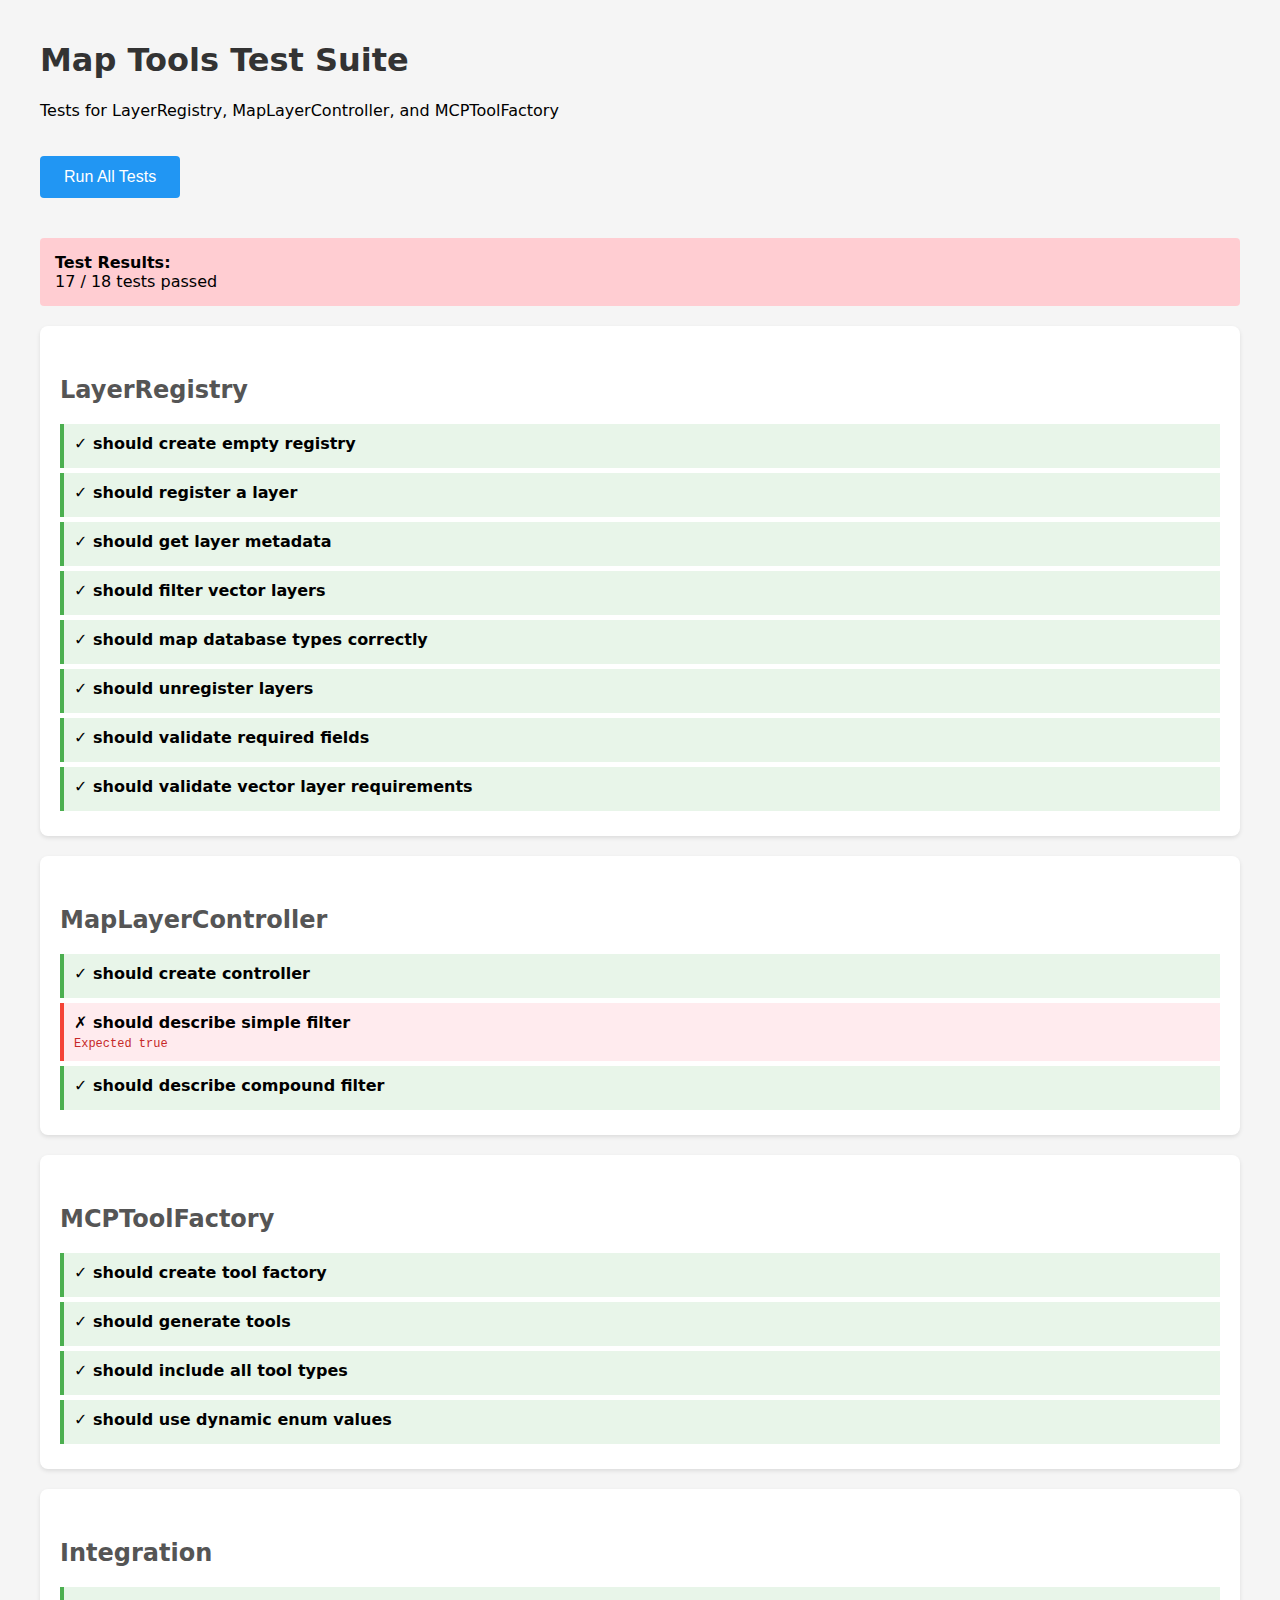
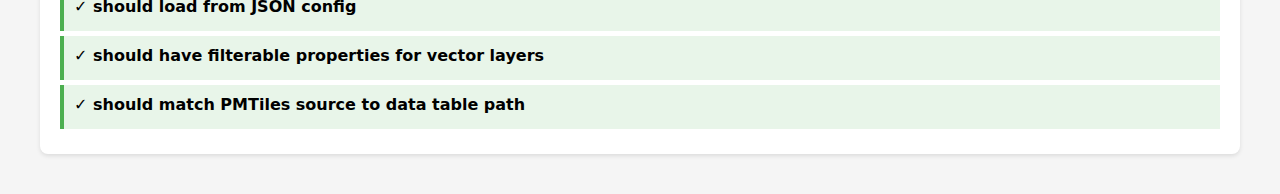
<file: app/tests/index.html>
<!DOCTYPE html>
<html lang="en">

<head>
    <meta charset="UTF-8">
    <meta name="viewport" content="width=device-width, initial-scale=1.0">
    <title>Map Tools Tests</title>
    <style>
        body {
            font-family: system-ui, -apple-system, sans-serif;
            max-width: 1200px;
            margin: 0 auto;
            padding: 20px;
            background: #f5f5f5;
        }

        h1 {
            color: #333;
        }

        h2 {
            color: #555;
            margin-top: 30px;
        }

        .test-suite {
            background: white;
            padding: 20px;
            margin: 20px 0;
            border-radius: 8px;
            box-shadow: 0 2px 4px rgba(0, 0, 0, 0.1);
        }

        .test {
            padding: 10px;
            margin: 5px 0;
            border-left: 4px solid #ddd;
            background: #f9f9f9;
        }

        .test.pass {
            border-left-color: #4caf50;
            background: #e8f5e9;
        }

        .test.fail {
            border-left-color: #f44336;
            background: #ffebee;
        }

        .test-name {
            font-weight: bold;
            margin-bottom: 5px;
        }

        .test-result {
            font-size: 14px;
            color: #666;
        }

        .test-error {
            color: #c62828;
            margin-top: 5px;
            font-family: monospace;
            font-size: 12px;
        }

        .summary {
            background: #e3f2fd;
            padding: 15px;
            border-radius: 4px;
            margin: 20px 0;
        }

        .summary.fail {
            background: #ffcdd2;
        }

        #run-tests {
            background: #2196f3;
            color: white;
            border: none;
            padding: 12px 24px;
            font-size: 16px;
            border-radius: 4px;
            cursor: pointer;
            margin: 20px 0;
        }

        #run-tests:hover {
            background: #1976d2;
        }

        #run-tests:disabled {
            background: #ccc;
            cursor: not-allowed;
        }
    </style>
</head>

<body>
    <h1>Map Tools Test Suite</h1>
    <p>Tests for LayerRegistry, MapLayerController, and MCPToolFactory</p>

    <button id="run-tests">Run All Tests</button>

    <div id="test-results"></div>

    <script type="module">
        import { LayerRegistry } from '../layer-registry.js';
        import { MapLayerController } from '../map-layer-controller.js';
        import { MCPToolFactory } from '../mcp-tool-factory.js';

        class TestRunner {
            constructor() {
                this.results = [];
                this.currentSuite = null;
            }

            suite(name, fn) {
                this.currentSuite = {
                    name,
                    tests: []
                };
                fn();
                this.results.push(this.currentSuite);
                this.currentSuite = null;
            }

            test(name, fn) {
                const test = {
                    name,
                    passed: false,
                    error: null
                };

                try {
                    fn();
                    test.passed = true;
                } catch (error) {
                    test.error = error.message;
                }

                this.currentSuite.tests.push(test);
            }

            assertEqual(actual, expected, message = '') {
                if (actual !== expected) {
                    throw new Error(`${message}\nExpected: ${expected}\nActual: ${actual}`);
                }
            }

            assertTrue(value, message = 'Expected true') {
                if (!value) {
                    throw new Error(message);
                }
            }

            assertFalse(value, message = 'Expected false') {
                if (value) {
                    throw new Error(message);
                }
            }

            assertThrows(fn, message = 'Expected function to throw') {
                try {
                    fn();
                    throw new Error(message);
                } catch (error) {
                    // Expected
                }
            }

            assertDefined(value, message = 'Expected value to be defined') {
                if (value === undefined || value === null) {
                    throw new Error(message);
                }
            }

            render() {
                const container = document.getElementById('test-results');
                container.innerHTML = '';

                let totalTests = 0;
                let totalPassed = 0;

                this.results.forEach(suite => {
                    const suiteDiv = document.createElement('div');
                    suiteDiv.className = 'test-suite';

                    const suiteTitle = document.createElement('h2');
                    suiteTitle.textContent = suite.name;
                    suiteDiv.appendChild(suiteTitle);

                    suite.tests.forEach(test => {
                        totalTests++;
                        if (test.passed) totalPassed++;

                        const testDiv = document.createElement('div');
                        testDiv.className = `test ${test.passed ? 'pass' : 'fail'}`;

                        const testName = document.createElement('div');
                        testName.className = 'test-name';
                        testName.textContent = `${test.passed ? '✓' : '✗'} ${test.name}`;
                        testDiv.appendChild(testName);

                        if (test.error) {
                            const errorDiv = document.createElement('div');
                            errorDiv.className = 'test-error';
                            errorDiv.textContent = test.error;
                            testDiv.appendChild(errorDiv);
                        }

                        suiteDiv.appendChild(testDiv);
                    });

                    container.appendChild(suiteDiv);
                });

                // Add summary
                const summary = document.createElement('div');
                summary.className = `summary ${totalPassed === totalTests ? 'pass' : 'fail'}`;
                summary.innerHTML = `
                    <strong>Test Results:</strong><br>
                    ${totalPassed} / ${totalTests} tests passed
                    ${totalPassed === totalTests ? ' 🎉' : ''}
                `;
                container.insertBefore(summary, container.firstChild);
            }
        }

        // Run tests
        document.getElementById('run-tests').addEventListener('click', async function () {
            this.disabled = true;
            this.textContent = 'Running tests...';

            const runner = new TestRunner();

            // LayerRegistry Tests
            runner.suite('LayerRegistry', function () {
                runner.test('should create empty registry', () => {
                    const registry = new LayerRegistry();
                    runner.assertEqual(registry.getKeys().length, 0, 'Registry should be empty');
                });

                runner.test('should register a layer', () => {
                    const registry = new LayerRegistry();
                    registry.register('test', {
                        displayName: 'Test Layer',
                        layerIds: ['test-layer'],
                        checkboxId: 'test-checkbox',
                        isVector: false,
                        hasLegend: false
                    });
                    runner.assertTrue(registry.has('test'), 'Layer should exist');
                    runner.assertEqual(registry.getKeys().length, 1, 'Should have 1 layer');
                });

                runner.test('should get layer metadata', () => {
                    const registry = new LayerRegistry();
                    registry.register('test', {
                        displayName: 'Test Layer',
                        layerIds: ['test-layer'],
                        checkboxId: 'test-checkbox',
                        isVector: true,
                        hasLegend: false,
                        sourceLayer: 'test-source'
                    });
                    const layer = registry.get('test');
                    runner.assertEqual(layer.displayName, 'Test Layer');
                    runner.assertTrue(layer.isVector);
                });

                runner.test('should filter vector layers', () => {
                    const registry = new LayerRegistry();
                    registry.register('raster1', {
                        displayName: 'Raster',
                        layerIds: ['r1'],
                        checkboxId: 'r1-check',
                        isVector: false,
                        hasLegend: false
                    });
                    registry.register('vector1', {
                        displayName: 'Vector',
                        layerIds: ['v1'],
                        checkboxId: 'v1-check',
                        isVector: true,
                        hasLegend: false,
                        sourceLayer: 'v1-source'
                    });
                    const vectorKeys = registry.getVectorKeys();
                    runner.assertEqual(vectorKeys.length, 1);
                    runner.assertEqual(vectorKeys[0], 'vector1');
                });

                runner.test('should map database types correctly', () => {
                    const registry = new LayerRegistry();
                    runner.assertEqual(registry.mapDbTypeToJsonType('INTEGER'), 'number');
                    runner.assertEqual(registry.mapDbTypeToJsonType('VARCHAR'), 'string');
                    runner.assertEqual(registry.mapDbTypeToJsonType('BOOLEAN'), 'boolean');
                    runner.assertEqual(registry.mapDbTypeToJsonType('DOUBLE'), 'number');
                });

                runner.test('should unregister layers', () => {
                    const registry = new LayerRegistry();
                    registry.register('test', {
                        displayName: 'Test',
                        layerIds: ['test'],
                        checkboxId: 'test-check',
                        isVector: false,
                        hasLegend: false
                    });
                    runner.assertTrue(registry.has('test'));
                    registry.unregister('test');
                    runner.assertFalse(registry.has('test'));
                });

                runner.test('should validate required fields', () => {
                    const registry = new LayerRegistry();
                    runner.assertThrows(() => {
                        registry.register('invalid', {
                            // Missing displayName
                            layerIds: ['test'],
                            checkboxId: 'test-check',
                            isVector: false,
                            hasLegend: false
                        });
                    }, 'Should throw for missing displayName');
                });

                runner.test('should validate vector layer requirements', () => {
                    const registry = new LayerRegistry();
                    runner.assertThrows(() => {
                        registry.register('invalid-vector', {
                            displayName: 'Invalid Vector',
                            layerIds: ['test'],
                            checkboxId: 'test-check',
                            isVector: true,
                            hasLegend: false
                            // Missing sourceLayer
                        });
                    }, 'Should throw for vector layer without sourceLayer');
                });
            });

            // MapLayerController Tests (with mock map)
            runner.suite('MapLayerController', function () {
                // Create mock map
                const createMockMap = () => ({
                    layers: {},
                    getLayer: function (id) {
                        return this.layers[id];
                    },
                    setLayoutProperty: function (id, prop, value) {
                        if (!this.layers[id]) this.layers[id] = {};
                        if (!this.layers[id].layout) this.layers[id].layout = {};
                        this.layers[id].layout[prop] = value;
                    },
                    setFilter: function (id, filter) {
                        if (!this.layers[id]) this.layers[id] = {};
                        this.layers[id].filter = filter;
                    },
                    setPaintProperty: function (id, prop, value) {
                        if (!this.layers[id]) this.layers[id] = {};
                        if (!this.layers[id].paint) this.layers[id].paint = {};
                        this.layers[id].paint[prop] = value;
                    },
                    getPaintProperty: function (id, prop) {
                        return this.layers[id]?.paint?.[prop];
                    }
                });

                runner.test('should create controller', () => {
                    const registry = new LayerRegistry();
                    const map = createMockMap();
                    const controller = new MapLayerController(map, registry);
                    runner.assertDefined(controller);
                });

                runner.test('should describe simple filter', () => {
                    const registry = new LayerRegistry();
                    const map = createMockMap();
                    const controller = new MapLayerController(map, registry);

                    const desc1 = controller.describeFilter(['==', 'IUCN_CAT', 'II']);
                    runner.assertTrue(desc1.includes('equals'));

                    const desc2 = controller.describeFilter(['>', 'area', 1000]);
                    runner.assertTrue(desc2.includes('greater than'));
                });

                runner.test('should describe compound filter', () => {
                    const registry = new LayerRegistry();
                    const map = createMockMap();
                    const controller = new MapLayerController(map, registry);

                    const desc = controller.describeFilter([
                        'all',
                        ['==', 'type', 'park'],
                        ['>', 'area', 100]
                    ]);
                    runner.assertTrue(desc.includes('AND'));
                });
            });

            // MCPToolFactory Tests
            runner.suite('MCPToolFactory', function () {
                runner.test('should create tool factory', () => {
                    const registry = new LayerRegistry();
                    const mockController = {};
                    const factory = new MCPToolFactory(registry, mockController);
                    runner.assertDefined(factory);
                });

                runner.test('should generate tools', () => {
                    const registry = new LayerRegistry();
                    registry.register('test', {
                        displayName: 'Test',
                        layerIds: ['test'],
                        checkboxId: 'test-check',
                        isVector: false,
                        hasLegend: false
                    });
                    const mockController = {};
                    const factory = new MCPToolFactory(registry, mockController);
                    const tools = factory.generateTools();

                    runner.assertTrue(tools.length > 0, 'Should generate tools');
                    runner.assertTrue(tools.every(t => t.name && t.description && t.inputSchema));
                });

                runner.test('should include all tool types', () => {
                    const registry = new LayerRegistry();
                    registry.register('vector', {
                        displayName: 'Vector Layer',
                        layerIds: ['v'],
                        checkboxId: 'v-check',
                        isVector: true,
                        hasLegend: false,
                        sourceLayer: 'v-source'
                    });
                    const mockController = {};
                    const factory = new MCPToolFactory(registry, mockController);
                    const tools = factory.generateTools();
                    const toolNames = tools.map(t => t.name);

                    runner.assertTrue(toolNames.includes('toggle_map_layer'));
                    runner.assertTrue(toolNames.includes('get_map_layers'));
                    runner.assertTrue(toolNames.includes('filter_map_layer'));
                    runner.assertTrue(toolNames.includes('set_layer_paint'));
                });

                runner.test('should use dynamic enum values', () => {
                    const registry = new LayerRegistry();
                    registry.register('layer1', {
                        displayName: 'Layer 1',
                        layerIds: ['l1'],
                        checkboxId: 'l1-check',
                        isVector: false,
                        hasLegend: false
                    });
                    registry.register('layer2', {
                        displayName: 'Layer 2',
                        layerIds: ['l2'],
                        checkboxId: 'l2-check',
                        isVector: true,
                        hasLegend: false,
                        sourceLayer: 'l2-source'
                    });

                    const mockController = {};
                    const factory = new MCPToolFactory(registry, mockController);
                    const tools = factory.generateTools();
                    const toggleTool = tools.find(t => t.name === 'toggle_map_layer');

                    runner.assertTrue(toggleTool.inputSchema.properties.layer.enum.includes('layer1'));
                    runner.assertTrue(toggleTool.inputSchema.properties.layer.enum.includes('layer2'));
                });
            });

            // Integration Tests
            runner.suite('Integration', function () {
                runner.test('should load from JSON config', async () => {
                    const registry = new LayerRegistry();
                    try {
                        await registry.loadFromJson('../layers-config.json');
                        runner.assertTrue(registry.getKeys().length > 0, 'Should load layers');
                        runner.assertTrue(registry.has('wetlands'), 'Should have wetlands layer');
                        runner.assertTrue(registry.has('wdpa'), 'Should have WDPA layer');
                    } catch (error) {
                        throw new Error(`Failed to load config: ${error.message}`);
                    }
                });

                runner.test('should have filterable properties for vector layers', async () => {
                    const registry = new LayerRegistry();
                    await registry.loadFromJson('../layers-config.json');

                    const wdpa = registry.get('wdpa');
                    runner.assertTrue(wdpa.isVector, 'WDPA should be vector');
                    runner.assertDefined(wdpa.filterableProperties, 'Should have filterable properties');
                    runner.assertTrue('IUCN_CAT' in wdpa.filterableProperties, 'Should have IUCN_CAT property');
                });

                runner.test('should match PMTiles source to data table path', async () => {
                    const registry = new LayerRegistry();
                    await registry.loadFromJson('../layers-config.json');

                    const ramsar = registry.get('ramsar');
                    runner.assertDefined(ramsar.sourceUrl, 'Should have source URL');
                    runner.assertDefined(ramsar.dataTablePath, 'Should have data table path');
                    runner.assertTrue(ramsar.sourceUrl.includes('pmtiles'), 'Source should be PMTiles');
                    runner.assertTrue(ramsar.dataTablePath.includes('s3://'), 'Data path should be S3');
                });
            });

            runner.render();

            this.disabled = false;
            this.textContent = 'Run All Tests';
        });

        // Auto-run tests on page load
        window.addEventListener('load', () => {
            document.getElementById('run-tests').click();
        });
    </script>
</body>

</html>
</file>
